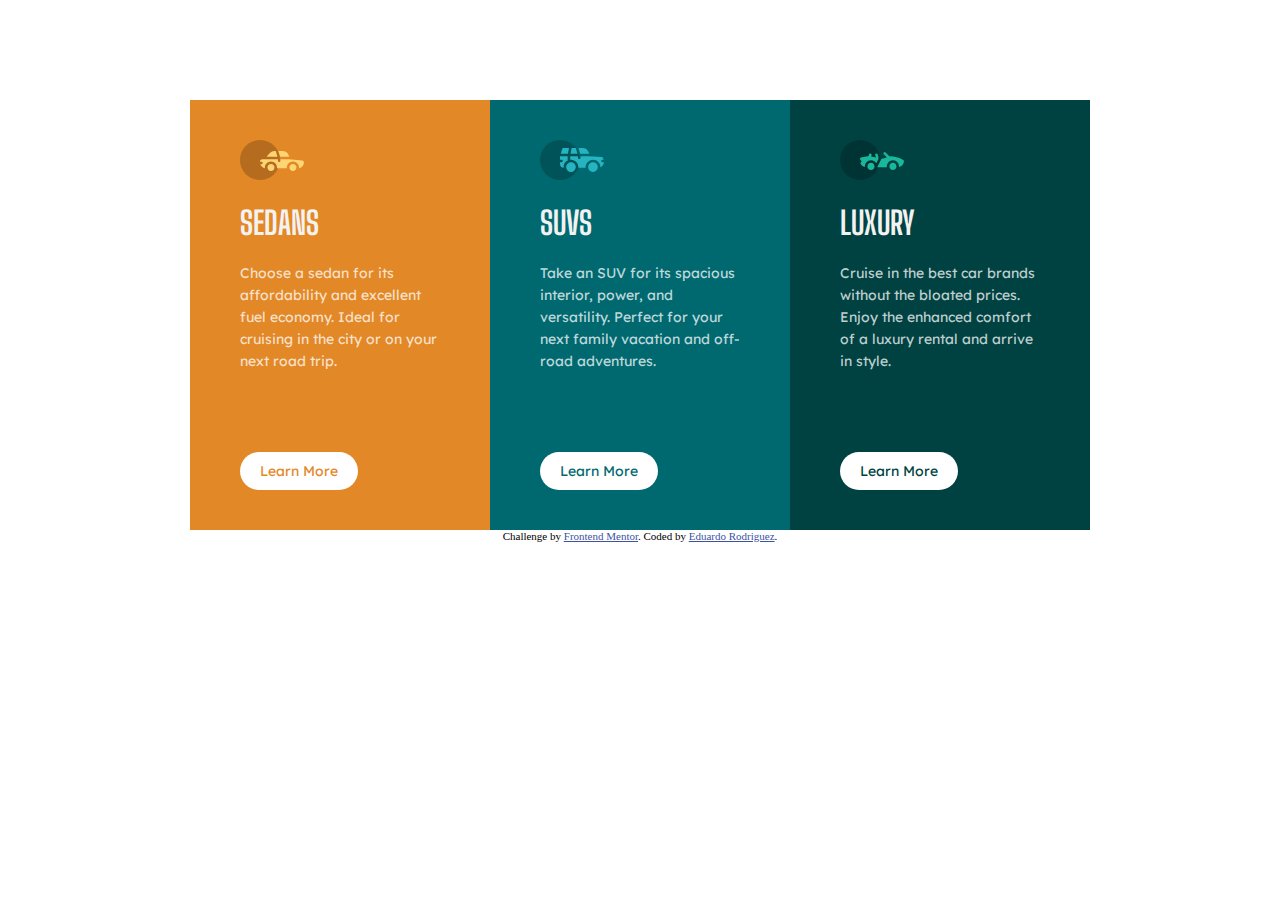
<file: 3-column-preview-card-component-main/index.html>
<!DOCTYPE html>
<html lang="en">
  <head>
    <meta charset="UTF-8" />
    <meta name="viewport" content="width=device-width, initial-scale=1.0" />
    <!-- displays site properly based on user's device -->
    <link
      rel="icon"
      type="image/png"
      sizes="32x32"
      href="./images/favicon-32x32.png"
    />
    <link rel="preconnect" href="https://fonts.googleapis.com">
    <link rel="preconnect" href="https://fonts.gstatic.com" crossorigin>
    <link href="https://fonts.googleapis.com/css2?family=Big+Shoulders+Display:wght@700&family=Lexend+Deca&display=swap" rel="stylesheet"> 
    <link rel="stylesheet" href="./css/styles.css" />
    <link rel="stylesheet" href="./css/desktop.css" media="(min-width: 1024px)">
    <title>Frontend Mentor | 3-column preview card component</title>
  </head>
  <body>
    <div class="main-container">
      <div class="box box-1">
        <span class="logo-sedan"></span>
        <h3 class="title">Sedans</h3>
        <p class="description">
          Choose a sedan for its affordability and excellent fuel economy. Ideal
          for cruising in the city or on your next road trip.
        </p>
        <a href="#" type="button" class="button">Learn More</a>
      </div>
      <div class="box box-2">
        <span class="logo-suvs"></span>
        <h3 class="title">SUVs</h3>
        <p class="description">
          Take an SUV for its spacious interior, power, and versatility. Perfect
          for your next family vacation and off-road adventures.
        </p>
        <a href="#" type="button" class="button">Learn More</a>
      </div>
      <div class="box box-3">
        <span class="logo-luxury"></span>
        <h3 class="title">Luxury</h3>
        <p class="description">
          Cruise in the best car brands without the bloated prices. Enjoy the
          enhanced comfort of a luxury rental and arrive in style.
        </p>
        <a href="#" type="button" class="button">Learn More</a>
      </div>
    </div>

    <div class="attribution">
      Challenge by
      <a href="https://www.frontendmentor.io?ref=challenge" target="_blank"
        >Frontend Mentor</a
      >. Coded by <a href="#">Eduardo Rodriguez</a>.
    </div>
  </body>
</html>
</file>
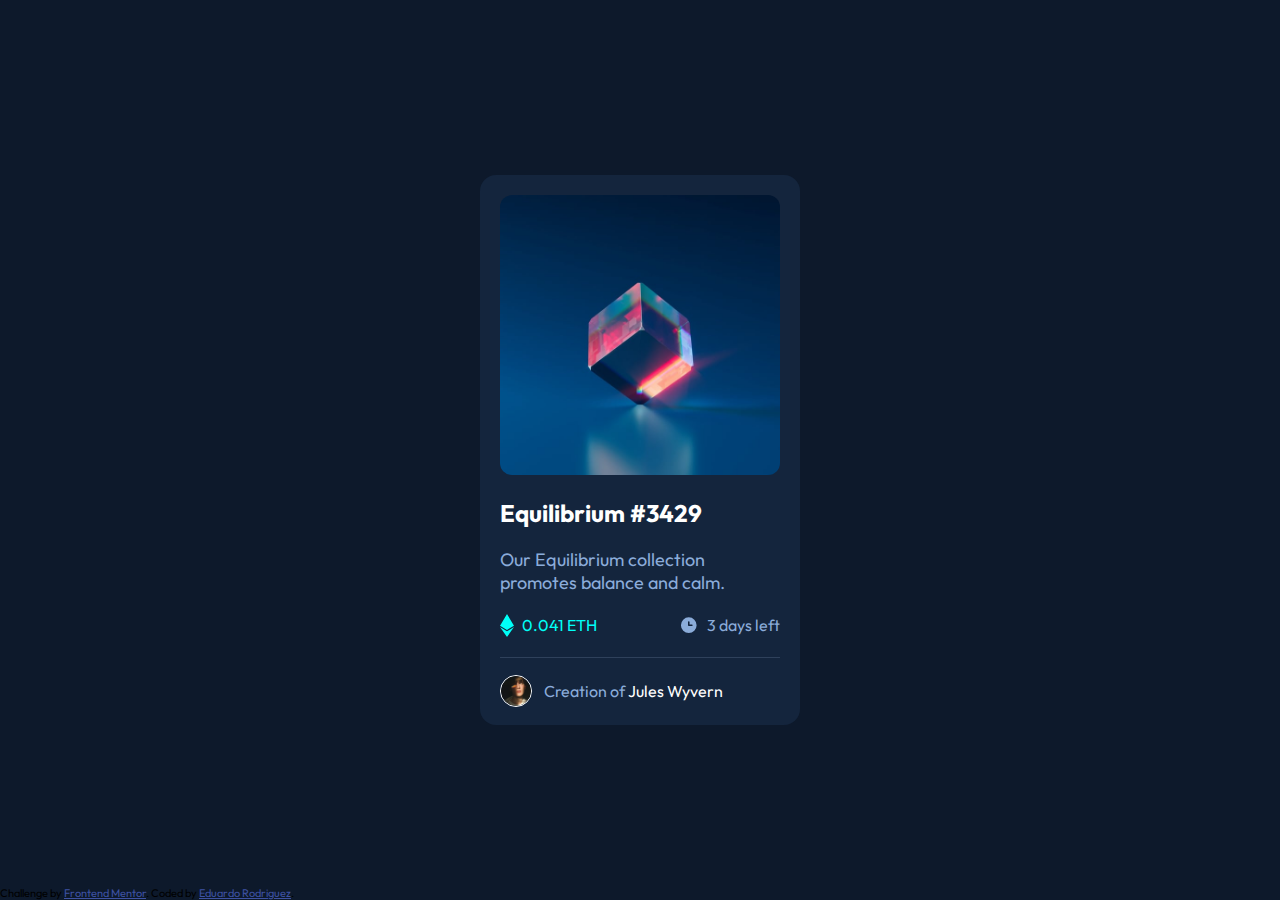
<file: nft-preview-card-component-main/index.html>
<!DOCTYPE html>
<html lang="en">
  <head>
    <meta charset="UTF-8" />
    <meta name="viewport" content="width=device-width, initial-scale=1.0" />

    <link
      rel="icon"
      type="image/png"
      sizes="32x32"
      href="./images/favicon-32x32.png"
    />
    <link rel="preconnect" href="https://fonts.googleapis.com" />
    <link rel="preconnect" href="https://fonts.gstatic.com" crossorigin />
    <link
      href="https://fonts.googleapis.com/css2?family=Outfit:wght@300;400;600&display=swap"
      rel="stylesheet"
    />
    <link rel="stylesheet" href="./styles/mobile.css" />

    <title>Frontend Mentor | NFT preview card component</title>
  </head>
  <body>
    <section class="card">
      <div class="card-content">
        <img src="./images/image-equilibrium.jpg" alt="Equilibrium" />
        <h2>Equilibrium #3429</h2>
        <p>Our Equilibrium collection promotes balance and calm.</p>
        <div class="card-content__info">
          <div>
            <img src="./images/icon-ethereum.svg" alt="Ethereum icon" />
            <span>0.041 ETH</span>
          </div>
          <div>
            <img src="./images/icon-clock.svg" alt="Clock icon" />
            <span>3 days left</span>
          </div>
        </div>
      </div>
      <div class="card-credits">
        <img src="./images/image-avatar.png" alt="Avatar" />
        <p>Creation of <span>Jules Wyvern</span></p>
      </div>
    </section>

    <div class="attribution">
      Challenge by
      <a href="https://www.frontendmentor.io?ref=challenge" target="_blank"
        >Frontend Mentor</a
      >. Coded by <a href="#">Eduardo Rodriguez</a>.
    </div>
  </body>
</html>
</file>
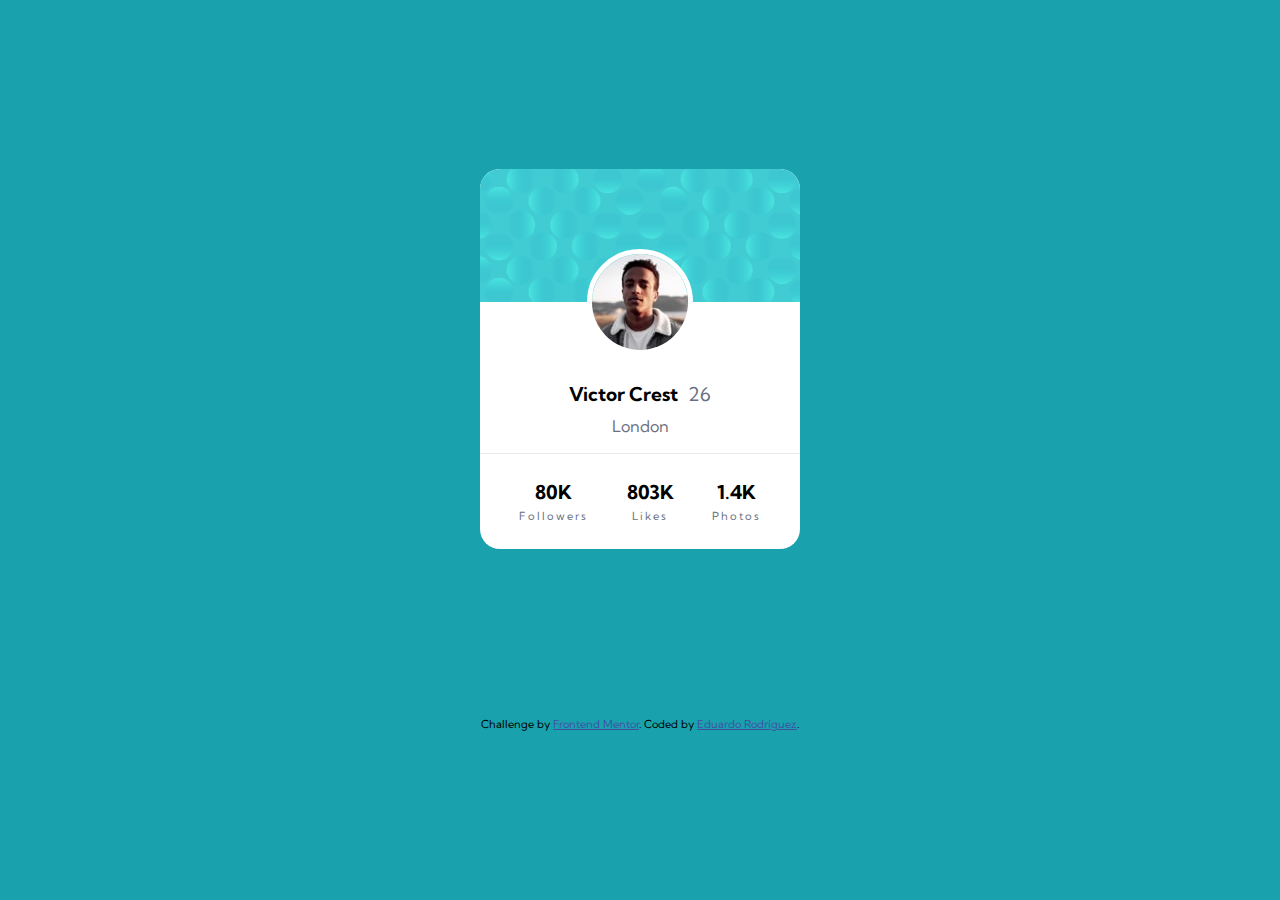
<file: profile-card-component-main/index.html>
<!DOCTYPE html>
<html lang="en">
<head>
  <meta charset="UTF-8">
  <meta name="viewport" content="width=device-width, initial-scale=1.0"> <!-- displays site properly based on user's device -->

  <link rel="icon" type="image/png" sizes="32x32" href="./images/favicon-32x32.png">
  <link rel="preconnect" href="https://fonts.googleapis.com">
  <link rel="preconnect" href="https://fonts.gstatic.com" crossorigin>
  <link href="https://fonts.googleapis.com/css2?family=Kumbh+Sans:wght@400;700&display=swap" rel="stylesheet"> 
  <link rel="stylesheet" href="./styles/mobile.css">
  <title>Frontend Mentor | Profile card component</title>

  <!-- Feel free to remove these styles or customise in your own stylesheet 👍 -->
  <style>
    
  </style>
</head>
<body>
  <section class="profile-card">
    <div class="profile-card__cover"></div>
    <div class="profile-card__info">
      <div>
        <h3>Victor Crest</h3>
        <p>26</p>
      </div>
      <p>London</p>
    </div>
    <div class="profile-card__media">
      <div>
        <p>80K</p>
        <p>Followers</p>
      </div>
      <div>
        <p>803K</p>
        <p>Likes</p>
      </div>
      <div>
        <p>1.4K</p>
        <p>Photos</p>
      </div>
    </div>
    <img class="profile-card__image" src="./images/image-victor.jpg" alt="">
  </section>
  <div class="attribution">
    Challenge by <a href="https://www.frontendmentor.io?ref=challenge" target="_blank">Frontend Mentor</a>. 
    Coded by <a href="#">Eduardo Rodríguez</a>.
  </div>
</body>
</html>
</file>
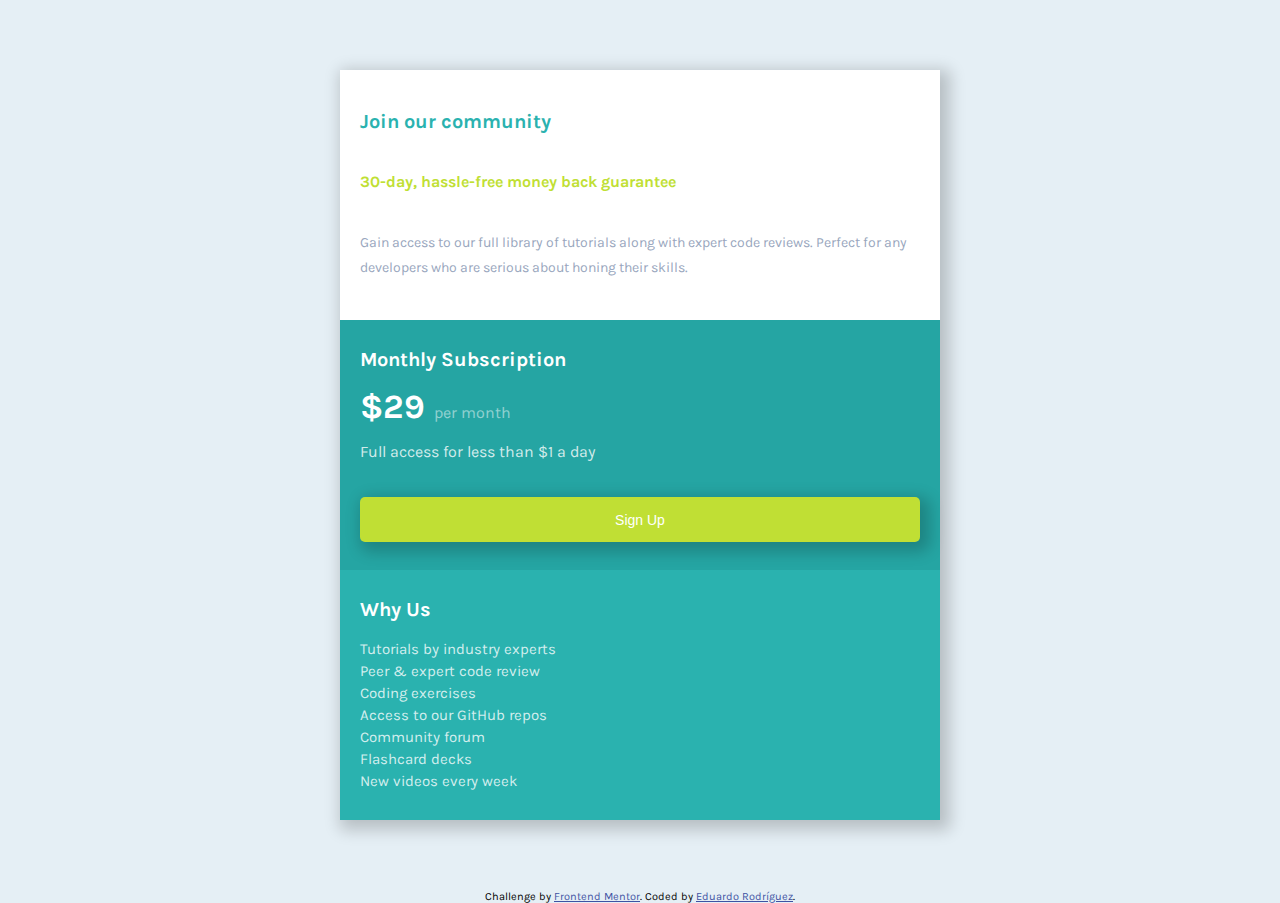
<file: single-price-grid-component-master/index.html>
<!DOCTYPE html>
<html lang="en">
<head>
  <meta charset="UTF-8">
  <meta name="viewport" content="width=device-width, initial-scale=1.0">
  <link rel="icon" type="image/png" sizes="32x32" href="./images/favicon-32x32.png">
  <link rel="stylesheet" href="./styles/mobile.css">
  <link rel="stylesheet" href="./styles/desktop.css" media="(min-width: 1440px)">
  <link rel="preconnect" href="https://fonts.googleapis.com">
  <link rel="preconnect" href="https://fonts.gstatic.com" crossorigin>
  <link href="https://fonts.googleapis.com/css2?family=Karla:wght@400;700&display=swap" rel="stylesheet"> 

  <title>Frontend Mentor | Single Price Grid Component</title>

</head>
<body>
  <main class="container">
    <div class="card container__info">
      <h3>Join our community</h3>
      <p>30-day, hassle-free money back guarantee</p>
      <p>Gain access to our full library of tutorials along with expert code reviews. 
        Perfect for any developers who are serious about honing their skills.</p>
    </div>
    <div class="card container__subscription">
      <h3>Monthly Subscription</h3>
      <p><span>&dollar;29 </span>per month</p>
      <p>Full access for less than &dollar;1 a day</p>
      <button type="button">Sign Up</button>
    </div>
    <div class="card container__why-us">
      <h3>Why Us</h3>
      <p>Tutorials by industry experts<br>
        Peer &amp; expert code review<br>
        Coding exercises<br>
        Access to our GitHub repos<br>
        Community forum<br>
        Flashcard decks<br>
        New videos every week</p>
    </div>
  </main>

  <footer>
    <p class="attribution">
      Challenge by <a href="https://www.frontendmentor.io?ref=challenge" target="_blank">Frontend Mentor</a>. 
      Coded by <a href="#">Eduardo Rodríguez</a>.
    </p>
  </footer>
</body>
</html>
</file>
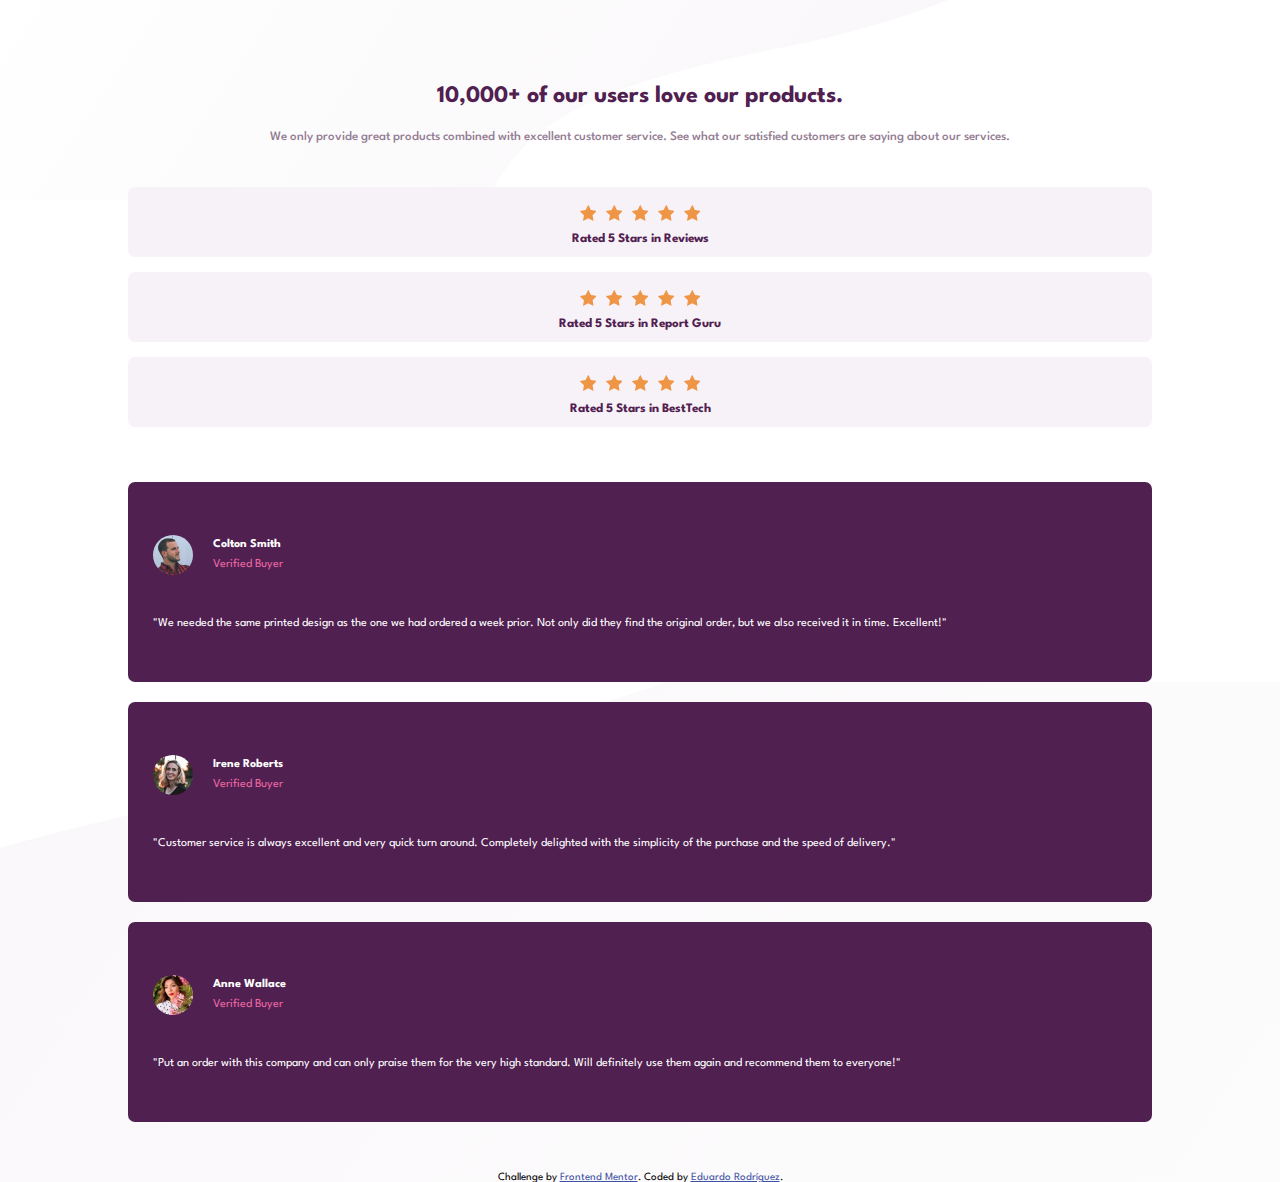
<file: social-proof-section-master/index.html>
<!DOCTYPE html>
<html lang="en">
  <head>
    <meta charset="UTF-8" />
    <meta name="viewport" content="width=device-width, initial-scale=1.0" />
    <link
      rel="icon"
      type="image/png"
      sizes="32x32"
      href="./images/favicon-32x32.png"
    />
    <link rel="preconnect" href="https://fonts.googleapis.com">
    <link rel="preconnect" href="https://fonts.gstatic.com" crossorigin>
    <link href="https://fonts.googleapis.com/css2?family=Spartan:wght@400;500;700&display=swap" rel="stylesheet"> 
    <link rel="stylesheet" href="./styles/mobile.css">
    <link rel="stylesheet" href="./styles/desktop.css" media="(min-width: 1440px)">
    <title>Frontend Mentor | Social proof section</title>
  </head>

  <body>
    <div class="background-top"></div>
    <main>
      <section class="titles">
        <h2>10,000+ of our users love our products.</h2>
        <p>We only provide great products combined with excellent customer service.
          See what our satisfied customers are saying about our services.</p>
      </section>

      <section class="ratings">
        <div class="ratings__container">
          <div>
            <span class="star"></span><span class="star"></span><span class="star"></span><span class="star"></span><span class="star"></span>
          </div>
          <p>Rated 5 Stars in Reviews</p>
        </div>
        <div class="ratings__container">
          <div>
            <span class="star"></span><span class="star"></span><span class="star"></span><span class="star"></span><span class="star"></span>
          </div>
          <p>Rated 5 Stars in Report Guru</p>
        </div>
        <div class="ratings__container">
          <div>
            <span class="star"></span><span class="star"></span><span class="star"></span><span class="star"></span><span class="star"></span>
          </div>
          <p>Rated 5 Stars in BestTech</p>
        </div>
      </section>

      <section class="reviews">
        <div class="reviews__container">
          <div class="reviews__container-titles">
            <img src="./images/image-colton.jpg" alt="">
            <div>
              <p>Colton Smith</p>
              <p>Verified Buyer</p>
            </div>
          </div>
          <p>"We needed the same printed design as the one we had ordered a week prior.
            Not only did they find the original order, but we also received it in time.
            Excellent!"</p>
        </div>
        <div class="reviews__container">
          <div class="reviews__container-titles">
            <img src="./images/image-irene.jpg" alt="">
            <div>
              <p>Irene Roberts</p>
              <p>Verified Buyer</p>
            </div>
          </div>
          <p>"Customer service is always excellent and very quick turn around. Completely
            delighted with the simplicity of the purchase and the speed of delivery."</p>
        </div>
        <div class="reviews__container">
          <div class="reviews__container-titles">
            <img src="./images/image-anne.jpg" alt="">
            <div>
              <p>Anne Wallace</p>
              <p>Verified Buyer</p>
            </div>
          </div>
          <p>"Put an order with this company and can only praise them for the very high
            standard. Will definitely use them again and recommend them to everyone!"</p>
        </div>

      </section>
    </main>
    <div class="background-bottom"></div>

    <div class="attribution">
      Challenge by
      <a href="https://www.frontendmentor.io?ref=challenge" target="_blank"
        >Frontend Mentor</a
      >. Coded by <a href="#">Eduardo Rodríguez</a>.
    </div>
  </body>
  
</html>
</file>
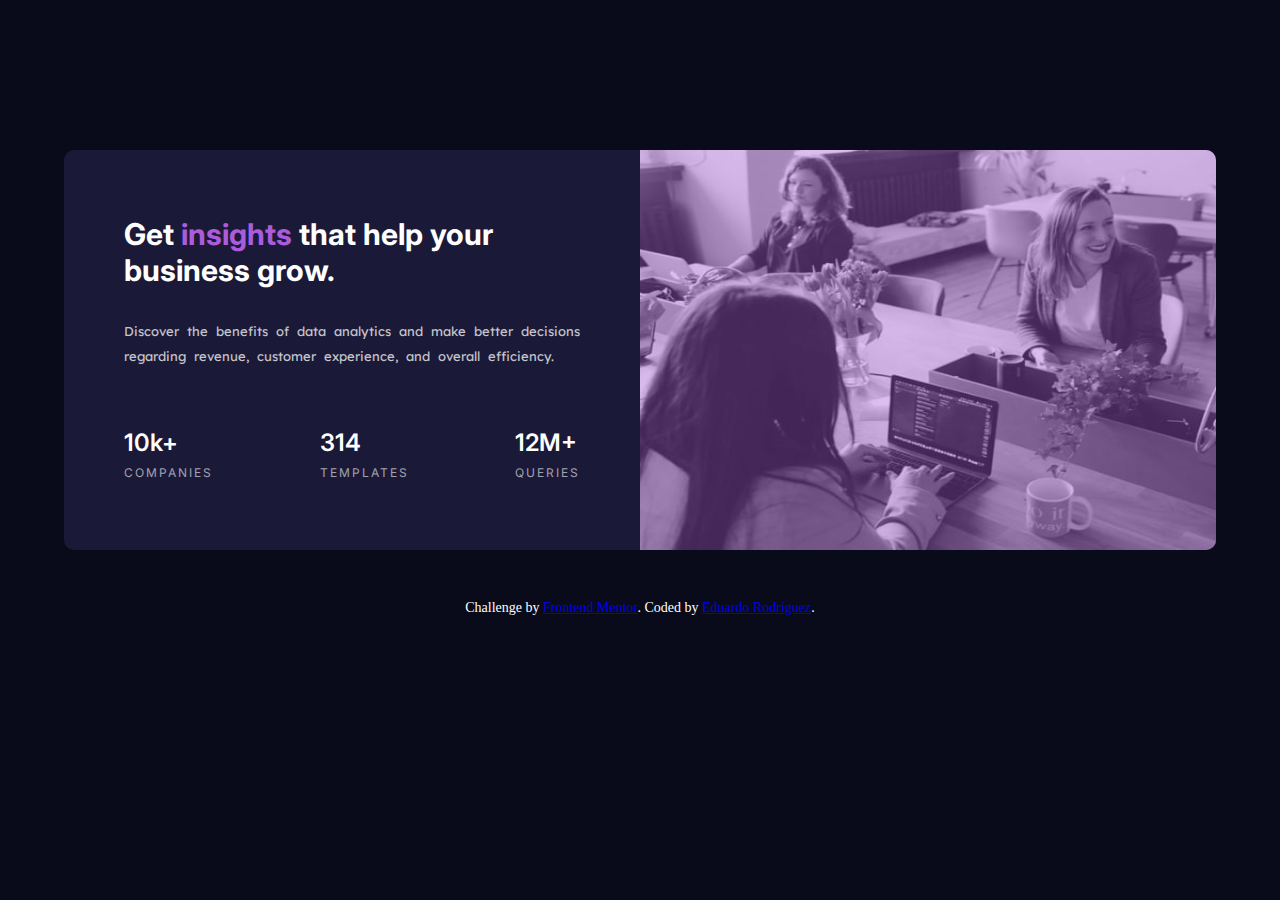
<file: stats-preview-card-component/index.html>
<!DOCTYPE html>
<html lang="en">
<head>
    <meta charset="UTF-8">
    <meta http-equiv="X-UA-Compatible" content="IE=edge">
    <meta name="viewport" content="width=device-width, initial-scale=1.0">
    <link rel="preconnect" href="https://fonts.gstatic.com">
    <link href="https://fonts.googleapis.com/css2?family=Inter:wght@400;700&display=swap" rel="stylesheet">
    <link href="https://fonts.googleapis.com/css2?family=Lexend+Deca&display=swap" rel="stylesheet">
    <link rel="stylesheet" href="./css/mobile.css">
    <link rel="stylesheet" href="./css/tablet.css" media="(min-width: 768px)">
    <link rel="stylesheet" href="./css/desktop.css" media="(min-width: 1024px)">
    <title>Frontend Mentor | Stats preview card component</title>
</head>
<body>
    <main>
        <div class="container">
            <figure class="container__image">
                <img src="./images/image-header-desktop.jpg" alt="">
            </figure>
            <div class="container__information">
                <h1>Get <span>insights</span> that help your business grow.</h1>
                <p>Discover the benefits of data analytics and make better decisions regarding revenue, customer experience, and overall efficiency.</p>
                <div class="container__statistics">
                    <div>
                        <p class="big-number">10k+</p>
                        <p>COMPANIES</p>
                    </div>
                    <div>
                        <p class="big-number">314</p>
                        <p>TEMPLATES</p>
                    </div>
                    <div>
                        <p class="big-number">12M+</p>
                        <p>QUERIES</p>
                    </div>
                </div>
            </div>
        </div>
    </main>
    <div class="attribution">
        Challenge by <a href="https://www.frontendmentor.io?ref=challenge" target="_blank">Frontend Mentor</a>. 
        Coded by <a href="#">Eduardo Rodríguez</a>.
      </div>
</body>
</html>
</file>
<file: 3-column-preview-card-component-main/css/styles.css>
:root {
  --bright-orange: hsl(31, 77%, 52%);
  --dark-cyan: hsl(184, 100%, 22%);
  --very-dark-cyan: hsl(179, 100%, 13%);
  --transparent-white: hsla(0, 0%, 100%, 0.75);
  --very-light-grey: hsl(0, 0%, 95%);
}

* {
  box-sizing: border-box;
  margin: 0;
  padding: 0;
}

body {
  display: flex;
  flex-direction: column;
  align-items: center;
  padding: 30px;
}

.main-container {
  display: flex;
  flex-direction: column;
  justify-content: center;
  width: 95%;
  height: auto;
  overflow: hidden;
  border-radius: 10px;
}

.box {
  padding: 40px 50px;
  width: 100%;
}

.box-1 {
  background-color: var(--bright-orange);
}

.box-2 {
  background-color: var(--dark-cyan);
}

.box-3 {
  background-color: var(--very-dark-cyan);
}

.logo-sedan {
  display: inline-block;
  width: 80px;
  height: 40px;
  margin-bottom: 20px;
  background-image: url('../images/icon-sedans.svg');
  background-size: contain;
  background-position: left;
  background-repeat: no-repeat;
}

.logo-suvs {
  display: inline-block;
  width: 80px;
  height: 40px;
  margin-bottom: 20px;
  background-image: url('../images/icon-suvs.svg');
  background-size: contain;
  background-position: left;
  background-repeat: no-repeat;
}

.logo-luxury {
  display: inline-block;
  width: 80px;
  height: 40px;
  margin-bottom: 20px;
  background-image: url('../images/icon-luxury.svg');
  background-size: contain;
  background-position: left;
  background-repeat: no-repeat;
}

.title {
  font-family: 'Big Shoulders Display', cursive;
  font-size: 32px;
  color: var(--very-light-grey);
  margin-bottom: 20px;
  text-transform: uppercase;
}

.description {
  font-family: 'Lexend Deca', sans-serif;
  font-size: 14px;
  line-height: 22px;
  color: var(--transparent-white);
  margin-bottom: 20px;
}

.button {
  display: inline-block;
  padding: 10px 20px;
  text-decoration: none;
  background-color: #FFF;
  border-radius: 20px;
  font-family: 'Lexend Deca', sans-serif;
  font-size: 14px;
}

.box-1 .button {
  color: var(--bright-orange);
}

.box-2 .button {
  color: var(--dark-cyan);
}

.box-3 .button {
  color: var(--very-dark-cyan);
}

.attribution {
  font-size: 11px;
  text-align: center;
}
.attribution a {
  color: hsl(228, 45%, 44%);
}
</file>
<file: 3-column-preview-card-component-main/css/desktop.css>
body {
  padding: 100px;
}

.main-container {
  display: flex;
  flex-direction: row;
}

.box {
  max-width: 300px;
}

.description {
  margin-bottom: 80px;
}
</file>
<file: nft-preview-card-component-main/styles/mobile.css>
:root {
  --soft-blue: rgb(139, 172, 218);
  --cyan: rgb(0, 255, 247);
  --very-dark-blue-main: rgb(13, 25, 43);
  --very-dark-blue-card: rgb(20, 37, 61);
  --very-dark-blue-line: rgb(47, 65, 91);
  --white: rgb(255, 255, 255);
}

* {
  box-sizing: border-box;
  margin: 0;
  padding: 0;
}

html {
  font-size: 62.5%;
}

body {
  display: grid;
  place-content: center;
  width: 100%;
  height: 100vh;
  font-family: "Outfit", sans-serif;
  background-color: var(--very-dark-blue-main);
}

.card {
  display: flex;
  flex-direction: column;

  width: 320px;
  height: 550px;

  padding: 20px 20px 0;

  background-color: var(--very-dark-blue-card);
  border-radius: 16px;
}

.card-content {
  border-bottom: 1px solid var(--very-dark-blue-line);
}

.card-content img {
  width: 100%;

  border-radius: 12px;
}

.card-content h2 {
  margin-top: 20px;

  font-size: 2.4rem;
  color: var(--white);
}

.card-content p {
  margin-top: 20px;

  font-size: 1.8rem;
  color: var(--soft-blue);
}

.card-content .card-content__info {
  display: flex;
  justify-content: space-between;
  margin-top: 20px;
  margin-bottom: 20px;
}

.card-content .card-content__info div:nth-child(1) {
  display: flex;
  align-items: center;
}
.card-content .card-content__info div:nth-child(1) img {
  width: 14px;
}
.card-content .card-content__info div:nth-child(1) span {
  margin-left: 8px;
  font-size: 1.6rem;
  color: var(--cyan);
}

.card-content .card-content__info div:nth-child(2) {
  display: flex;
  align-items: center;
  color: var(--soft-blue);
}
.card-content .card-content__info div:nth-child(2) img {
  width: 20px;
}
.card-content .card-content__info div:nth-child(2) span {
  margin-left: 8px;
  font-size: 1.6rem;
  color: var(--soft-blue);
}

.card-credits {
  display: flex;
  align-items: center;

  height: 100%;
}

.card-credits img {
  width: 32px;
  border: 1px solid var(--white);
  border-radius: 50%;
}

.card-credits p {
  margin-left: 12px;

  font-size: 1.6rem;
  color: var(--soft-blue);
}
.card-credits p span {
  color: var(--white);
}

.attribution {
  position: absolute;
  bottom: 0;
  font-size: 1.1rem;
  text-align: center;
}
.attribution a {
  color: rgb(62, 82, 163);
}
</file>
<file: profile-card-component-main/styles/mobile.css>
:root {
  --dark-cyan: rgb(25, 162, 174);
  --desaturated-blue: rgb(45, 50, 72);
  --grayish-blue: rgb(106, 111, 129);
  --dark-gray: rgb(150, 150, 150);
}

* {
  margin: 0;
  padding: 0;
  box-sizing: border-box;
}

body {
  font-family: 'Kumbh Sans', sans-serif;
  font-size: 62.5%;
  background-color: var(--dark-cyan);
  background-position: center;
  background-repeat: no-repeat;
  background-size: cover;
  display: flex;
  flex-direction: column;
  justify-content: space-evenly;
  align-items: center;
  height: 100vh;
}

.profile-card {
  position: relative;
  display: flex;
  flex-direction: column;

  width: 320px;
  height: 380px;
  min-height: 380px;

  border-radius: 20px;
  background-color: #fff;
}

.profile-card__cover {
  width: 100%;
  height: 35%;
  background-image: url('../images/bg-pattern-card.svg');
  background-position: center;
  background-repeat: no-repeat;
  background-size: cover;
  border-radius: 20px 20px 0 0;
}

.profile-card__image {
  position: absolute;
  border: 5px solid #fff;
  border-radius: 50%;
  align-self: center;
  top: 80px;
}

.profile-card__info {
  padding-top: 80px;

  display: flex;
  flex-direction: column;
  align-items: center;
  
  width: 100%;
  height: 40%;
  
  border-bottom: 1px solid rgba(150, 150, 150, 0.2);
}

.profile-card__info div{
  margin-bottom: 10px;
  display: flex;
  justify-content: center;
  width: 100%;
}

.profile-card__info div h3{
  font-size: 1.2rem;
  font-weight: 700;
  margin-right: 10px;
}

.profile-card__info div p{
  font-size: 1.2rem;
  font-weight: 400;
  color: var(--grayish-blue);
}

.profile-card__info p{
  font-size: 1rem;
  font-weight: 400;
  color: var(--grayish-blue);
}

.profile-card__media {
  display: flex;
  justify-content: space-evenly;
  align-items: center;
  
  width: 100%;
  height: 25%;
}

.profile-card__media div p:first-child {
  font-size: 1.2rem;
  font-weight: 700;
  text-align: center;
  margin-bottom: 5px;
}

.profile-card__media div p:nth-child(2) {
  font-size: 0.7rem;
  font-weight: 400;
  color: var(--grayish-blue);
  text-align: center;
  letter-spacing: 2px;
}

/* Attribution*/
.attribution { 
  font-size: 11px; 
  text-align: center; 
}

.attribution a { 
  color: hsl(228, 45%, 44%); 
}
</file>
<file: single-price-grid-component-master/styles/mobile.css>
:root {
  --cyan: hsl(179, 62%, 43%);
  --bright-yellow: hsl(71, 73%, 54%);
  --light-gray: hsl(204, 43%, 93%);
  --grayish-blue: hsl(218, 22%, 67%);
}

* {
  box-sizing: border-box;
  margin: 0;
  padding: 0;
}

html {
  font-size: 62.5%;
}

body {
  font-family: 'Karla', sans-serif;
  font-size: 1.6rem;
  background-color: var(--light-gray);
}

.container {
  display: flex;
  flex-direction: column;
  align-items: center;
  justify-content: center;

  width: 85%;
  max-width: 600px;
  margin: 70px auto;

  -webkit-box-shadow: 5px 5px 15px 5px rgba(0,0,0,0.2); 
  box-shadow: 5px 5px 15px 5px rgba(0,0,0,0.2);
}

.card {
  display: flex;
  flex-direction: column;
  align-items: flex-start;
  justify-content: space-around;
  width: 100%;
  height: 250px;
  padding: 20px;
}

.container__info {
  width: 100%;

  background-color: #fff;
}

.container__info h3 {
  font-size: 2rem;
  font-weight: 700;
  color: var(--cyan);
}

.container__info p:nth-child(2) {
  font-weight: 700;
  color: var(--bright-yellow);
}

.container__info p:nth-child(3) {
  font-size: 1.4rem;
  line-height: 25px;
  color: var(--grayish-blue);
}

.container__subscription {
  background-color: rgb(37, 165, 163);;
}

.container__subscription h3 {
  font-size: 2rem;
  font-weight: 700;
  color: #fff;
}

.container__subscription p:nth-child(2) {
  font-size: 1.6rem;
  font-weight: 400;
  color: rgba(255, 255, 255, 0.5);
}

.container__subscription p:nth-child(2) span {
  font-size: 3.4rem;
  font-weight: 700;
  color: #fff;
}

.container__subscription p:nth-child(3) {
  font-size: 1.6rem;
  color: rgba(255, 255, 255, 0.8);
}

.container__subscription button {
  align-self: center;

  width: 100%;
  height: 45px;
  margin-top: 20px;

  background-color: var(--bright-yellow);
  font-size: 1.4rem;
  color: #fff;
  border: none;
  border-radius: 5px;
  -webkit-box-shadow: 5px 5px 15px 5px rgba(0,0,0,0.2); 
  box-shadow: 5px 5px 15px 5px rgba(0,0,0,0.2);
}

.container__why-us {
  background-color: var(--cyan);
}

.container__why-us h3 {
  font-size: 2rem;
  font-weight: 700;
  color: #fff;
}

.container__why-us p:nth-child(2) {
  font-size: 1.5rem;
  line-height: 22px;
  color: rgba(255, 255, 255, 0.8);
}


/*Attribution*/
.attribution { 
  font-size: 11px; 
  text-align: center; 
}

.attribution a { 
  color: hsl(228, 45%, 44%); 
}
</file>
<file: single-price-grid-component-master/styles/desktop.css>
.container {
  display: grid;
  grid-template-columns: 1fr 1fr;
  grid-template-rows: 1fr;

  max-width: 900px;
  height: auto;
}

.card {
  width: 100%;
  height: 350px;
  padding: 50px;
}

.container__info {
  grid-column: 1 / 3;
  grid-row: 1 / 2;

  height: 250px;
}

.container__info h3 {
  padding-bottom: 20px;

  font-size: 2.5rem;
  font-weight: 700;
  color: var(--cyan);
}

.container__info p:nth-child(2) {
  font-size: 2.1rem;
  font-weight: 700;
  color: var(--bright-yellow);
}

.container__info p:nth-child(3) {
  font-size: 1.9rem;
  line-height: 30px;
  color: var(--grayish-blue);
}

.container__subscription {
  height: 300px;
}

.container__subscription h3 {
  padding-bottom: 20px;

  font-size: 2.5rem;
  font-weight: 700;
  color: #fff;
}

.container__subscription p:nth-child(2) {
  font-size: 2.1rem;
  font-weight: 400;
  color: rgba(255, 255, 255, 0.5);
}

.container__subscription p:nth-child(2) span {
  font-size: 3.9rem;
  font-weight: 700;
  color: #fff;
}

.container__subscription p:nth-child(3) {
  font-size: 2.1rem;
  color: rgba(255, 255, 255, 0.8);
}

.container__subscription button {
  align-self: center;

  height: 45px;
  margin-top: 20px;

  background-color: var(--bright-yellow);
  font-size: 1.9rem;
  color: #fff;
  border: none;
  border-radius: 5px;
  -webkit-box-shadow: 5px 5px 15px 5px rgba(0,0,0,0.2); 
  box-shadow: 5px 5px 15px 5px rgba(0,0,0,0.2);
}

.container__why-us {
  height: 300px;
}

.container__why-us h3 {
  padding-bottom: 20px;
  
  font-size: 2.5rem;
  font-weight: 700;
  color: #fff;
}

.container__why-us p:nth-child(2) {
  font-size: 2rem;
  line-height: 27px;
  color: rgba(255, 255, 255, 0.8);
}
</file>
<file: social-proof-section-master/styles/mobile.css>
:root {
  --dark-magenta: hsl(300, 43%, 22%);
  --soft-Pink: hsl(333, 80%, 67%);
  --dark-grayish-magenta: hsl(303, 10%, 53%);
  --light-grayish-magenta: hsl(300, 24%, 96%);
  --white: hsl(0, 0%, 100%);
}

* {
  box-sizing: border-box;
  margin: 0;
  padding: 0;
}

html {
  font-size: 62.5%;
  font-family: 'Spartan', sans-serif;
}

body {
  position: relative;

  width: 100%;
}

.background-top {
  position: absolute;
  top: 0;
  left: 0;
  z-index: 2;

  width: 100%;
  height: 200px;

  background-image: url('../images/bg-pattern-top-mobile.svg');
  background-position: center;
  background-repeat: no-repeat;
  background-size: cover;
}

.background-bottom {
  position: absolute;
  bottom: 0;
  right: 0;
  z-index: 2;

  width: 100%;
  height: 500px;

  background-image: url('../images/bg-pattern-bottom-mobile.svg');
  background-position: center;
  background-repeat: no-repeat;
  background-size: cover;
}

main {
  display: flex;
  flex-direction: column;
  align-items: center;
  justify-content: center;

  width: 100%;
  height: auto;

  background-color: var(--white);

}

.titles {
  z-index: 3;
  display: flex;
  flex-direction: column;
  align-items: center;

  width: 100%;
  margin: 85px 0 40px 0;
}

.titles h2 {
  width: 70%;

  font-size: 2.4rem;
  font-weight: 700;
  text-align: center;
  color: var(--dark-magenta);
}

.titles p {
  width: 80%;
  margin-top: 20px;

  font-size: 1.3rem;
  font-weight: 500;
  line-height: 20px;
  text-align: center;
  color: var(--dark-grayish-magenta);
}

.ratings {
  z-index: 3;
  display: flex;
  flex-direction: column;
  align-items: center;

  width: 100%;
  margin-bottom: 40px;
}

.ratings__container {
  display: flex;
  flex-direction: column;
  align-items: center;
  justify-content: space-around;

  width: 80%;
  height: 70px;
  margin-bottom: 15px;
  padding: 10px 0;
  
  background-color: var(--light-grayish-magenta);
  border-radius: 7px;
}

.star {
  display: inline-block;

  width: 16px;
  height: 16px;
  margin: 5px;

  background-image: url('../images/icon-star.svg');
}

.ratings__container p {
  font-size: 1.3rem;
  font-weight: 700;
  color: var(--dark-magenta);
}

.reviews {
  z-index: 3;
  display: flex;
  flex-direction: column;
  align-items: center;
  justify-content: center;

  width: 100%;
  margin-bottom: 40px;
}

.reviews__container  {
  display: flex;
  flex-direction: column;
  justify-content: space-evenly;

  width: 80%;
  height: auto;
  min-height: 200px;
  padding: 25px;
  margin-bottom: 20px;

  border-radius: 7px;
  background-color: var(--dark-magenta);
}

.reviews__container-titles {
  display: flex;
  align-items: center;

  height: 50px;
  margin-bottom: 10px;
}

.reviews__container-titles div {
  display: flex;
  flex-direction: column;
  justify-content: center;

  height: 50px;
}

.reviews__container-titles div p:first-child {
  font-size: 1.2rem;
  font-weight: 700;
  color: var(--white);
}

.reviews__container-titles div p:nth-child(2) {
  color: var(--soft-Pink);
}

.reviews__container-titles img{
  width: 40px;
  height: 40px;
  margin-right: 20px;

  border-radius: 50%;
}

.reviews__container p {
  text-align: justify;
  font-size: 1.2rem;
  line-height: 20px;
  color: var(--white);
}


/*Attribution*/
.attribution {
  position: absolute;
  bottom: 0;
  z-index: 3;

  width: 100%;
  margin: 0 auto;
  
  font-size: 1.1rem;
  text-align: center;
}
.attribution a {
  color: hsl(228, 45%, 44%);
}
</file>
<file: social-proof-section-master/styles/desktop.css>
.background-top {
  z-index: 2;
  width: 40%;
  height: 40%;
  
  background-image: url('../images/bg-pattern-top-desktop.svg');
}

.background-bottom {
  z-index: 2;

  width: 100%;
  height: 100%;
  
  background-image: url('../images/bg-pattern-bottom-desktop.svg');
}

main {
  display: grid;
  grid-template-columns: 1fr 1fr;
  grid-template-rows: 1fr auto;

  padding: 50px 120px 0;
}

.titles {
  justify-content: center;
  align-items: flex-start;

  height: 50vh;
  margin: 0;
}

.titles h2 {
  width: 70%;

  font-size: 5.2rem;
  text-align: left;
}

.titles p {
  width: 70%;

  font-size: 1.6rem;
  line-height: 30px;
  text-align: left;
}

.ratings {
  justify-content: center;

  height: 50vh;
  margin-bottom: 0;
}

.ratings__container {
  flex-direction: row;
  justify-content: space-evenly;

  width: 70%;
  height: 60px;
  margin-bottom: 25px;
}

.ratings__container:first-child {
  align-self: flex-start;
}

.ratings__container:nth-child(2) {
  align-self: center;
}

.ratings__container:nth-child(3) {
  align-self: flex-end;
}

.ratings__container p {
  font-size: 1.5rem;
}

.reviews {
  grid-column: 1 / 3;
  grid-row: 2 / 3;
  flex-direction: row;
  align-items: flex-start;

  height: 50vh;
  margin-bottom: 0;
}

.reviews__container {
  min-height: 250px;
  padding: 35px;
  margin-bottom: 0;
}

.reviews__container:nth-child(2) {
  margin: 20px 25px 0;
}

.reviews__container:nth-child(3) {
  margin-top: 40px;
}

.reviews__container-titles div p:first-child {
  font-size: 1.4rem;
}

.reviews__container-titles div p:nth-child(2) {
  font-size: 1.3rem;
}

.reviews__container-titles img{
  width: 50px;
  height: 50px;
}

.reviews__container p {
  text-align: justify;
  font-size: 1.4rem;
  line-height: 25px;
}
</file>
<file: stats-preview-card-component/css/mobile.css>
:root {
    --main-background: hsl(233, 47%, 7%);
    --card-background: hsl(244, 38%, 16%);
    --accent: hsl(277, 64%, 61%);
    --main-heading-stats: hsl(0, 0%, 100%);
    --main-paragraph: hsla(0, 0%, 100%, 0.75);
    --stat-headings: hsla(0, 0%, 100%, 0.6);
}

* {
    margin: 0;
    padding: 0;
    box-sizing: border-box;
}

html {
    font-size: 62.5%;
}

body {
    font-size: 1.5rem;
    background-color: var(--main-background);
}

main {
    display: flex;
    justify-content: center;
    align-items: center;
}

.container {
    width: 90%;
    height: 90%;
    margin: 50px 0 50px 0;
    border-radius: 10px ;
    background-color: var(--card-background);
}

.container__image {
    width: 100%;
    background: var(--accent);
    border-radius: 10px 10px 0 0;
    font-size: 0;
}

img {
    width: 100%;
    border-radius: 10px 10px 0 0;
    opacity: 0.6;
}


.container__information {
    display: flex;
    flex-direction: column;
    justify-content: center;
    align-items: center;
    padding: 30px;
    text-align: center;
}

.container__information h1 {
    font-size: 2.8rem;
    font-family: 'Inter', sans-serif;
    color: var(--main-heading-stats);
}

.container__information h1 > span {
    color: hsl(277, 64%, 61%);
}

.container__information > p {
    margin-top: 20px;
    font-size: 1.4rem;
    font-family: 'Lexend Deca', sans-serif;
    line-height: 25px;
    word-spacing: 4px;
    color: var(--main-paragraph);
}

.container__statistics {
    display: flex;
    flex-direction: column;
    justify-content: center;
    align-items: center;
    padding: 0 100px 0;
    margin-top: 20px;
}

.container__statistics .big-number {
    font-size: 2.4rem;
    font-weight: 600;
    font-family: 'Inter', sans-serif;
    color: var(--main-heading-stats);
    margin-top: 30px;
}

.big-number+p {
    margin-top: 5px;
    font-size: 1.2rem;
    font-family: 'Inter', sans-serif;
    letter-spacing: 2px;
    color: var(--stat-headings);
}

.attribution {
    font-size: 1.4rem;
    text-align: center;
    color: white;
}
</file>
<file: stats-preview-card-component/css/tablet.css>
.container__information h1 {
    font-size: 3.8rem;
    padding: 0 50px 0;
}

.container__information > p {
    margin-top: 30px;
    font-size: 2rem;
    line-height: 35px;
}

.container__statistics {
    width: 100%;
    display: flex;
    flex-direction: row;
    justify-content: space-around;
    padding: 0 0 0;
}

.container__statistics .big-number {
    font-size: 3rem;
    margin-top: 40px;
}

.big-number+p {
    font-size: 1.8rem;
}
</file>
<file: stats-preview-card-component/css/desktop.css>
main {
    display: flex;
    justify-content: center;
    align-items: center;
    margin-top: 100px;
}

.container {
    display: flex;
    width: 90%;
    height: 50%;
    margin: 50px;
    border-radius: 10px ;
    background-color: var(--card-background);
}

.container__image {
    order: 2;
    width: 50%;
    height: 400px;
    background: var(--accent);
    border-radius: 0 10px 10px 0;
    font-size: 0;
}

img {
    height: 400px;
    border-radius: 0 10px 10px 0;
}

.container__information {
    width: 50%;
    display: flex;
    flex-direction: column;
    justify-content: space-around;
    align-items: center;
    padding: 60px;
    text-align: left;
}

.container__information h1 {
    font-size: 3rem;
    padding: 0;
}

.container__information p {
    margin-top: 20px;
    font-size: 1.3rem;
    line-height: 25px;
    word-spacing: 4px;
}

.container__statistics {
    display: flex;
    justify-content: space-between;
    flex-flow: row wrap;
    margin-top: 20px;
    padding: 0 0 0;
    text-align: left;
}

.container__statistics .big-number {
    order: 1;
    font-size: 2.4rem;
    margin-top: 30px;
}

.big-number+p {
    order: 2;
    margin-top: 5px;
    font-size: 1.2rem;
    letter-spacing: 2px;
}
</file>
